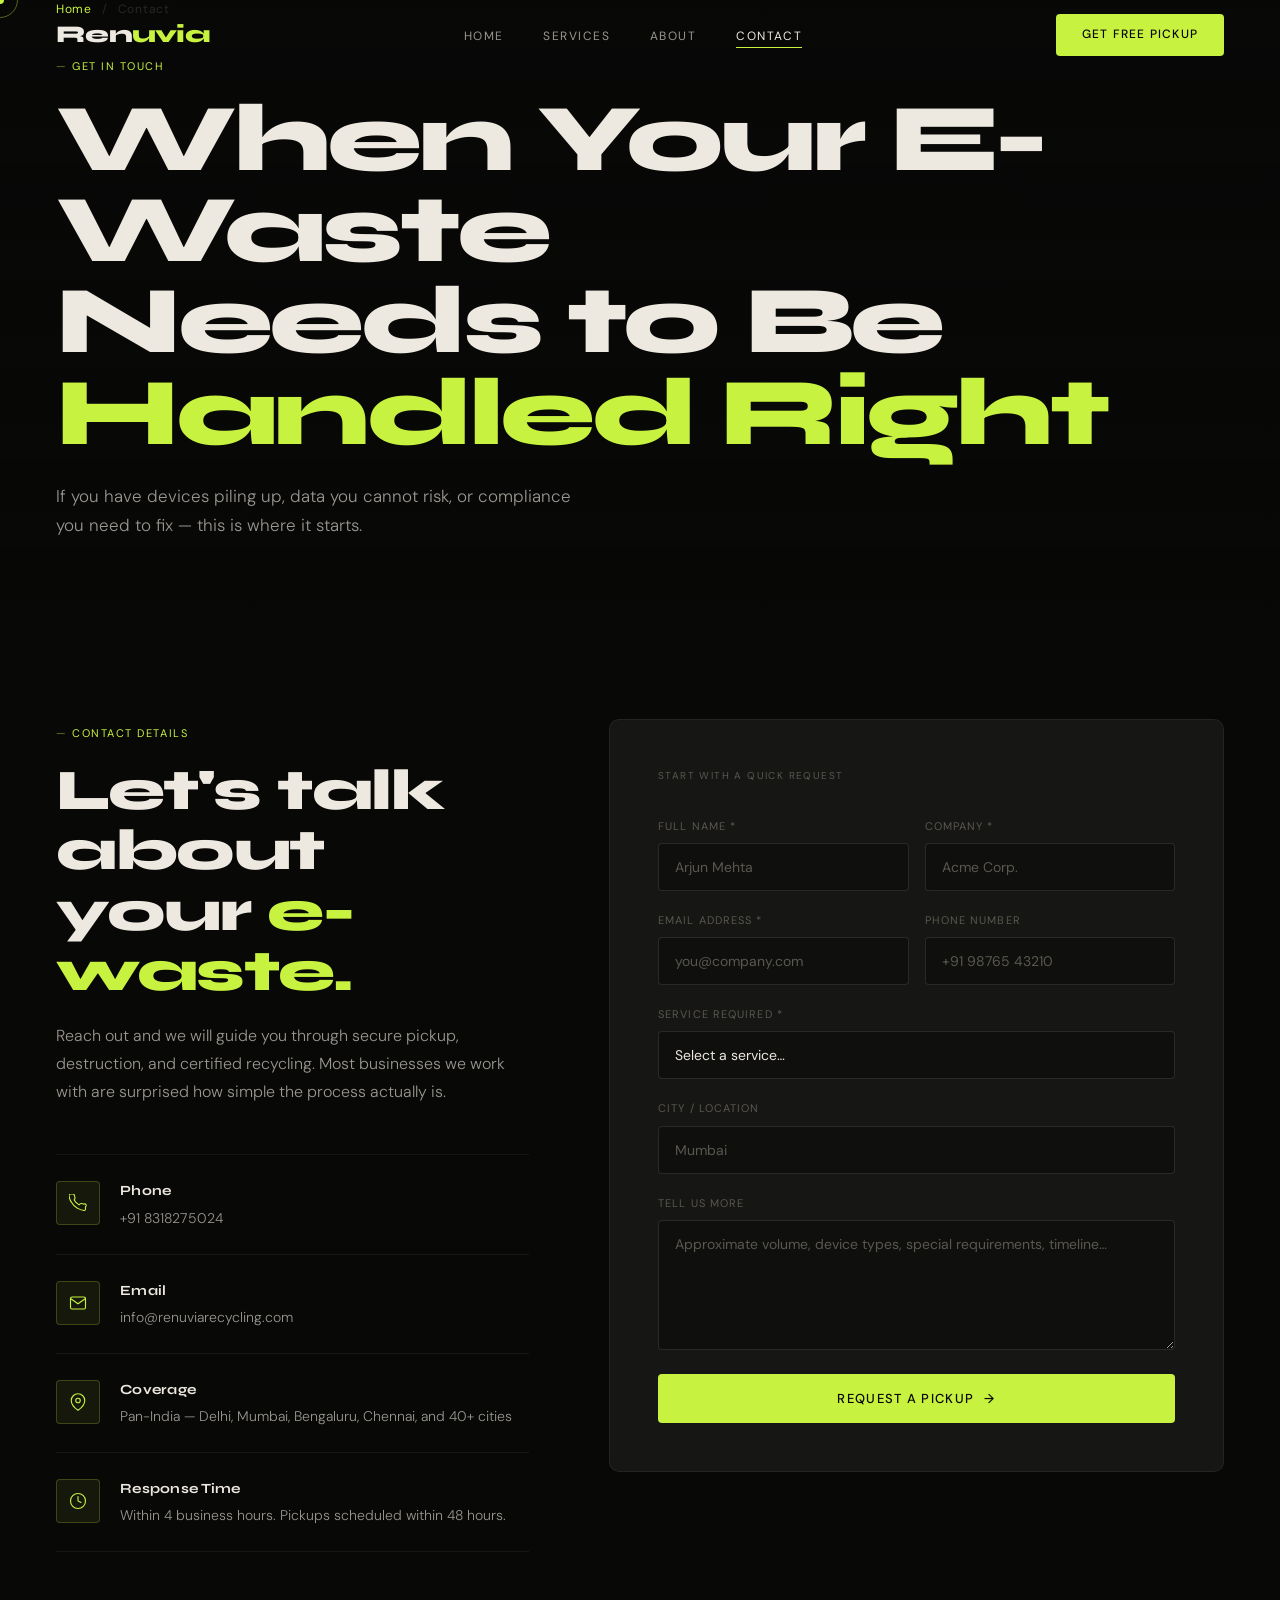
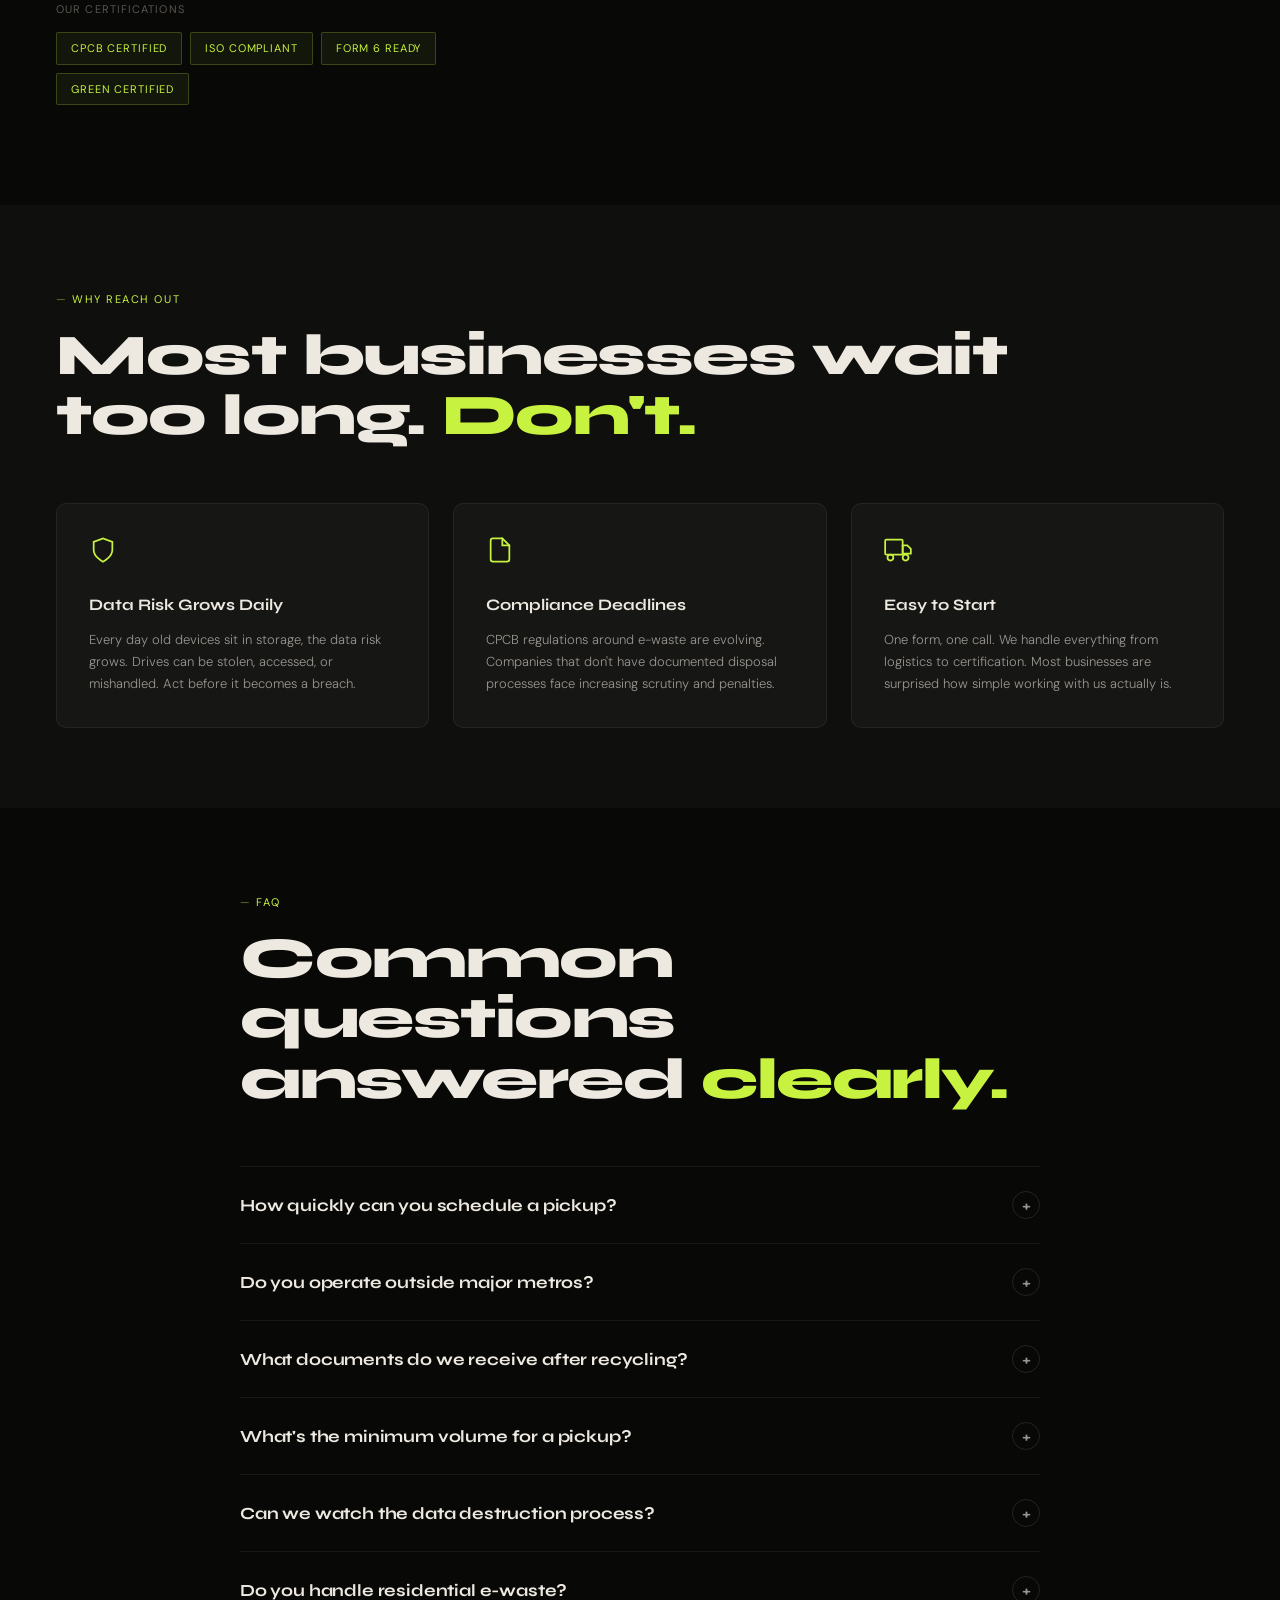
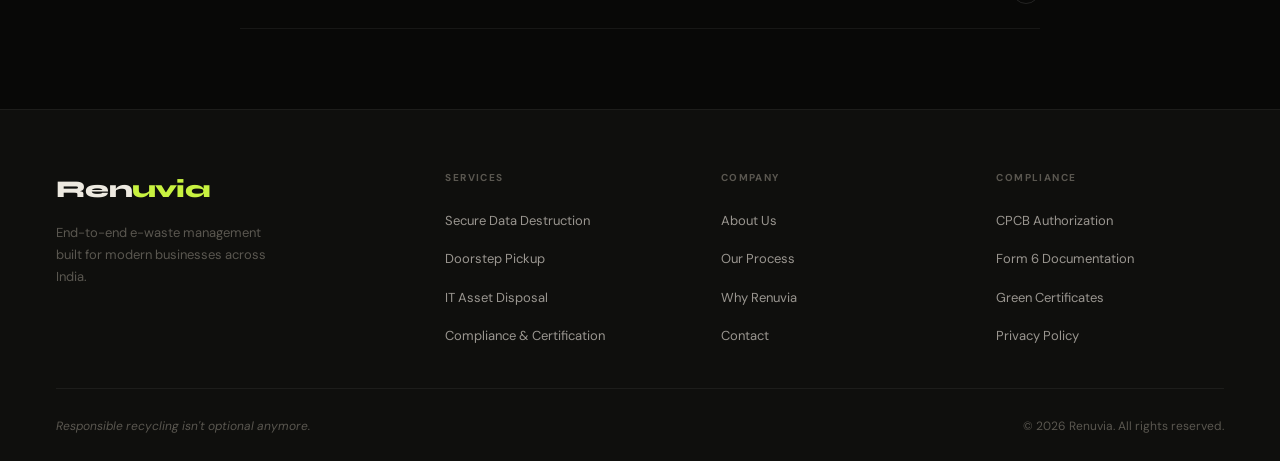
<file: renuvia12/contact.html>
<!DOCTYPE html>
<html lang="en">
<head>
<meta charset="UTF-8">
<meta name="viewport" content="width=device-width, initial-scale=1.0, viewport-fit=cover">
<title>Contact — Renuvia</title>
<link rel="stylesheet" href="style.css">
<style>
/* ═══ CONTACT PAGE ═══ */

/* ── PAGE HERO ── */
#contact-hero {
  position: relative; min-height: 60vh;
  display: flex; align-items: flex-end;
  padding: 0 56px 80px; overflow: hidden;
}
.ct-hero-video { position: absolute; inset: 0; }
.ct-hero-video video {
  width:100%; height:100%; object-fit:cover;
  filter: brightness(.25) saturate(.4);
}
.ct-hero-overlay {
  position: absolute; inset: 0;
  background: linear-gradient(0deg, rgba(8,8,7,.98) 0%, rgba(8,8,7,.5) 55%, rgba(8,8,7,.2) 100%);
}
.ct-hero-content { position: relative; z-index: 2; max-width: 1200px; margin: 0 auto; width: 100%; }
.breadcrumb { display: flex; align-items: center; gap: 10px; font-size: 12px; color: var(--text3); margin-bottom: 32px; letter-spacing: .06em; }
.breadcrumb a { color: var(--accent); text-decoration: none; }
.breadcrumb span { opacity: .4; }

/* ── MAIN CONTACT SECTION ── */
#contact-main { background: var(--bg); padding: 100px 56px; }
.contact-wrap { max-width: 1200px; margin: 0 auto; display: grid; grid-template-columns: 1fr 1.3fr; gap: 80px; align-items: start; }

/* LEFT INFO */
.ct-info {}
.ct-info h2 { margin-bottom: 20px; }
.ct-info > p { font-size: 16px; color: var(--text2); font-weight: 300; line-height: 1.75; margin-bottom: 48px; }
.ct-details { display: flex; flex-direction: column; gap: 0; margin-bottom: 48px; }
.ct-detail {
  display: flex; align-items: flex-start; gap: 20px;
  padding: 24px 0; border-bottom: 1px solid var(--border);
  transition: padding var(--trans);
}
.ct-detail:first-child { border-top: 1px solid var(--border); }
.ct-detail:hover { padding-left: 8px; }
.ct-icon {
  width: 44px; height: 44px; flex-shrink: 0;
  background: rgba(200,242,64,.07); border: 1px solid var(--border3);
  border-radius: var(--r); display: flex; align-items: center; justify-content: center;
  margin-top: 2px;
}
.ct-icon svg { width: 18px; height: 18px; stroke: var(--accent); fill: none; stroke-width: 1.5; stroke-linecap: round; }
.ct-detail-body h4 { font-family: var(--ff-h); font-size: 14px; font-weight: 700; color: var(--text); margin-bottom: 4px; letter-spacing: .02em; }
.ct-detail-body p { font-size: 14px; color: var(--text2); font-weight: 300; }
.ct-certifications { display: flex; flex-wrap: wrap; gap: 8px; }
.ct-cert {
  font-size: 11px; letter-spacing: .08em; text-transform: uppercase;
  color: var(--accent); background: rgba(200,242,64,.06);
  border: 1px solid var(--border3); padding: 6px 14px; border-radius: 2px;
}

/* RIGHT FORM */
.ct-form-wrap {
  background: var(--bg3); border: 1px solid var(--border);
  border-radius: var(--r-lg); padding: 48px;
  position: sticky; top: 100px;
}
.ct-form-title {
  font-size: 10px; letter-spacing: .14em; text-transform: uppercase;
  color: var(--text3); margin-bottom: 32px; display: block;
}
.ct-form { display: flex; flex-direction: column; gap: 20px; }
.f-row { display: grid; grid-template-columns: 1fr 1fr; gap: 16px; }
.f-group { display: flex; flex-direction: column; gap: 8px; }
.f-group label { font-size: 11px; letter-spacing: .1em; text-transform: uppercase; color: var(--text3); }
.f-group input,
.f-group select,
.f-group textarea {
  background: var(--bg2); border: 1px solid var(--border2);
  color: var(--text); font-family: var(--ff-b); font-size: 14px;
  padding: 14px 16px; border-radius: var(--r); outline: none;
  transition: border-color var(--trans), background var(--trans);
  appearance: none; -webkit-appearance: none;
}
.f-group input:focus,
.f-group select:focus,
.f-group textarea:focus { border-color: var(--accent); background: var(--bg); }
.f-group input::placeholder,
.f-group textarea::placeholder { color: var(--text3); }
.f-group textarea { resize: vertical; min-height: 130px; }
.f-group select option { background: var(--bg3); color: var(--text); }
.ct-submit {
  width: 100%; font-family: var(--ff-b); font-size: 13px; font-weight: 500;
  letter-spacing: .1em; text-transform: uppercase;
  background: var(--accent); color: #080807;
  padding: 16px; border: none; cursor: pointer;
  border-radius: var(--r); margin-top: 4px;
  transition: background var(--trans), transform .15s;
  display: flex; align-items: center; justify-content: center; gap: 10px;
}
.ct-submit:hover { background: var(--accent2); transform: translateY(-2px); }
.form-success {
  display: none; text-align: center; padding: 48px 24px;
}
.form-success .check {
  width: 64px; height: 64px; border-radius: 50%;
  background: rgba(200,242,64,.12); border: 1px solid var(--border3);
  display: flex; align-items: center; justify-content: center;
  margin: 0 auto 24px; font-size: 24px; color: var(--accent);
}
.form-success h3 { font-family: var(--ff-h); font-size: 22px; font-weight: 700; color: var(--text); margin-bottom: 12px; }
.form-success p { font-size: 14px; color: var(--text2); font-weight: 300; }

/* ── WHY CONTACT US ── */
#contact-why { background: var(--bg2); padding: 80px 56px; }
.cw-inner { max-width: 1200px; margin: 0 auto; }
.cw-grid { display: grid; grid-template-columns: repeat(3,1fr); gap: 24px; margin-top: 56px; }
.cw-card {
  padding: 32px; background: var(--bg3); border: 1px solid var(--border);
  border-radius: var(--r-lg);
  position: relative; overflow: hidden;
}
.cw-card::after {
  content: ''; position: absolute; bottom: 0; left: 0;
  width: 0; height: 2px; background: var(--accent);
  transition: width .4s cubic-bezier(.4,0,.2,1);
}
.cw-card:hover::after { width: 100%; }
.cw-card h4 { font-family: var(--ff-h); font-size: 16px; font-weight: 700; color: var(--text); margin-bottom: 10px; }
.cw-card p { font-size: 13px; color: var(--text2); font-weight: 300; line-height: 1.7; }
.cw-card-icon { margin-bottom: 20px; }
.cw-card-icon svg { width: 28px; height: 28px; stroke: var(--accent); fill: none; stroke-width: 1.5; stroke-linecap: round; }

/* ── FAQ ── */
#faq { background: var(--bg); padding: 80px 56px; }
.faq-inner { max-width: 800px; margin: 0 auto; }
.faq-list { margin-top: 56px; display: flex; flex-direction: column; gap: 0; }
.faq-item {
  border-bottom: 1px solid var(--border);
  overflow: hidden;
}
.faq-item:first-child { border-top: 1px solid var(--border); }
.faq-q {
  width: 100%; background: none; border: none; text-align: left; cursor: pointer;
  display: flex; justify-content: space-between; align-items: center;
  padding: 24px 0; gap: 16px;
  font-family: var(--ff-h); font-size: 17px; font-weight: 700;
  color: var(--text); letter-spacing: -.01em;
  transition: color var(--trans);
}
.faq-q:hover { color: var(--accent); }
.faq-q .faq-icon {
  width: 28px; height: 28px; flex-shrink: 0;
  border: 1px solid var(--border2); border-radius: 50%;
  display: flex; align-items: center; justify-content: center;
  font-size: 16px; color: var(--text2);
  transition: transform var(--trans), border-color var(--trans), color var(--trans);
}
.faq-item.open .faq-icon { transform: rotate(45deg); border-color: var(--accent); color: var(--accent); }
.faq-a {
  max-height: 0; overflow: hidden;
  transition: max-height .45s cubic-bezier(.4,0,.2,1), padding .3s;
  font-size: 14px; color: var(--text2); font-weight: 300; line-height: 1.75;
}
.faq-item.open .faq-a { max-height: 200px; padding-bottom: 24px; }

/* ── RESPONSIVE ── */
@media (max-width:1024px) {
  #contact-hero { padding: 0 32px 64px; }
  .contact-wrap { grid-template-columns: 1fr; gap: 48px; }
  .ct-form-wrap { position: static; }
  .cw-grid { grid-template-columns: repeat(2,1fr); }
  #contact-main, #contact-why, #faq { padding: 80px 32px; }
}
@media (max-width:768px) {
  #contact-hero { padding: 0 20px 56px; min-height:50vh; }
  #contact-main, #contact-why, #faq { padding: 64px 20px; }
  .ct-form-wrap { padding: 28px; }
  .f-row { grid-template-columns: 1fr; }
  .cw-grid { grid-template-columns: 1fr; }
}

/* ═══ RESPONSIVE — CONTACT (mobile patch) ═══ */
@media (max-width:768px) {
  #contact-hero { padding: 0 20px 48px; min-height:50vh; }
  #contact-hero .page-title { font-size: clamp(36px,9vw,52px); line-height:.93; }
  #contact-main { padding: 56px 20px; }
  .contact-wrap { grid-template-columns: 1fr; gap: 40px; }
  .ct-form-wrap { position: static; padding: 24px 20px; }
  .ct-form-title { margin-bottom: 24px; }
  .f-row { grid-template-columns: 1fr; gap: 14px; }
  .ct-detail { padding: 18px 0; }
  .ct-detail-body h4 { font-size: 13px; }
  .ct-detail-body p { font-size: 13px; }
  #contact-why { padding: 56px 20px; }
  .cw-grid { grid-template-columns: 1fr; gap: 16px; }
  .cw-card { padding: 24px 20px; }
  #faq { padding: 56px 20px; }
  .faq-q { font-size: 15px; padding: 20px 0; }
  .faq-a { font-size: 13px; }
}
@media (max-width:480px) {
  #contact-hero .page-title { font-size: 30px; }
  .ct-form-wrap { padding: 20px 16px; }
  .ct-certifications { gap: 6px; }
  .ct-cert { font-size: 10px; padding: 5px 10px; }
}
</style>
</head>
<body>

<div id="page-transition"></div>
<div class="cursor-dot"></div>
<div class="cursor-ring"></div>

<nav id="navbar">
  <a href="index.html" class="nav-logo" data-page>Ren<span>uvia</span></a>
  <ul class="nav-links">
    <li><a href="index.html" data-page>Home</a></li>
    <li><a href="services.html" data-page>Services</a></li>
    <li><a href="about.html" data-page>About</a></li>
    <li><a href="contact.html" data-page>Contact</a></li>
  </ul>
  <a href="contact.html" class="nav-cta" data-page>Get Free Pickup</a>
  <button class="hamburger" id="ham" aria-label="Menu"><span></span><span></span><span></span></button>
</nav>
<div class="mobile-menu" id="mob-menu">
  <button class="mob-close-btn" id="mobCloseBtn" aria-label="Close menu">
    <svg width="24" height="24" viewBox="0 0 24 24" fill="none" stroke="currentColor" stroke-width="1.5" stroke-linecap="round"><line x1="18" y1="6" x2="6" y2="18"/><line x1="6" y1="6" x2="18" y2="18"/></svg>
  </button>
  <a href="index.html" data-page>Home</a>
  <a href="services.html" data-page>Services</a>
  <a href="about.html" data-page>About</a>
  <a href="contact.html" data-page>Contact</a>
  <a href="contact.html" data-page style="color:var(--accent);margin-top:20px;font-size:24px;">Get Free Pickup →</a>
</div>

<!-- PAGE HERO -->
<section id="contact-hero">
  <div class="ct-hero-video">
    <iframe src="https://www.youtube.com/embed/YlhVHIVmF30?autoplay=1&mute=1&loop=1&playlist=YlhVHIVmF30&controls=0&showinfo=0&rel=0&modestbranding=1&playsinline=1" title="Background video" frameborder="0" allow="autoplay; fullscreen" allowfullscreen></iframe>
  </div>
  <div class="ct-hero-overlay"></div>
  <div class="ct-hero-content">
    <div class="breadcrumb" data-reveal="up">
      <a href="index.html" data-page>Home</a>
      <span>/</span>
      <span>Contact</span>
    </div>
    <span class="label" data-reveal="up">Get In Touch</span>
    <h1 class="page-title" data-reveal="up" data-delay="1">
      When Your E-Waste<br>Needs to Be<br><em>Handled Right</em>
    </h1>
    <p class="sub" data-reveal="up" data-delay="2" style="margin-top:24px;">If you have devices piling up, data you cannot risk, or compliance you need to fix — this is where it starts.</p>
  </div>
</section>

<!-- MAIN CONTACT -->
<section id="contact-main">
  <div class="contact-wrap">

    <!-- LEFT INFO -->
    <div class="ct-info" data-reveal="left">
      <span class="label">Contact Details</span>
      <h2 class="sec-title" style="margin-bottom:20px;">Let's talk about<br>your <em>e-waste.</em></h2>
      <p>Reach out and we will guide you through secure pickup, destruction, and certified recycling. Most businesses we work with are surprised how simple the process actually is.</p>

      <div class="ct-details">
        <div class="ct-detail">
          <div class="ct-icon">
            <svg viewBox="0 0 24 24"><path d="M22 16.92v3a2 2 0 01-2.18 2 19.79 19.79 0 01-8.63-3.07A19.5 19.5 0 013.07 10.8a19.79 19.79 0 01-3.07-8.67A2 2 0 012.18 0h3a2 2 0 012 1.72c.127.96.361 1.903.7 2.81a2 2 0 01-.45 2.11L6.91 7.91a16 16 0 006.59 6.59l1.27-1.27a2 2 0 012.11-.45c.907.339 1.85.573 2.81.7A2 2 0 0122 16.92z"/></svg>
          </div>
          <div class="ct-detail-body">
            <h4>Phone</h4>
            <p>+91 8318275024</p>
          </div>
        </div>
        <div class="ct-detail">
          <div class="ct-icon">
            <svg viewBox="0 0 24 24"><path d="M4 4h16c1.1 0 2 .9 2 2v12c0 1.1-.9 2-2 2H4c-1.1 0-2-.9-2-2V6c0-1.1.9-2 2-2z"/><polyline points="22,6 12,13 2,6"/></svg>
          </div>
          <div class="ct-detail-body">
            <h4>Email</h4>
            <p>info@renuviarecycling.com</p>
          </div>
        </div>
        <div class="ct-detail">
          <div class="ct-icon">
            <svg viewBox="0 0 24 24"><path d="M21 10c0 7-9 13-9 13s-9-6-9-13a9 9 0 0118 0z"/><circle cx="12" cy="10" r="3"/></svg>
          </div>
          <div class="ct-detail-body">
            <h4>Coverage</h4>
            <p>Pan-India — Delhi, Mumbai, Bengaluru, Chennai, and 40+ cities</p>
          </div>
        </div>
        <div class="ct-detail">
          <div class="ct-icon">
            <svg viewBox="0 0 24 24"><circle cx="12" cy="12" r="10"/><polyline points="12,6 12,12 16,14"/></svg>
          </div>
          <div class="ct-detail-body">
            <h4>Response Time</h4>
            <p>Within 4 business hours. Pickups scheduled within 48 hours.</p>
          </div>
        </div>
      </div>

      <div>
        <p style="font-size:11px;letter-spacing:.1em;text-transform:uppercase;color:var(--text3);margin-bottom:14px;">Our Certifications</p>
        <div class="ct-certifications">
          <span class="ct-cert">CPCB Certified</span>
          <span class="ct-cert">ISO Compliant</span>
          <span class="ct-cert">Form 6 Ready</span>
          <span class="ct-cert">Green Certified</span>
        </div>
      </div>
    </div>

    <!-- RIGHT FORM -->
    <div data-reveal="right">
      <div class="ct-form-wrap">
        <span class="ct-form-title">Start with a quick request</span>
        <div id="ct-form-inner">
          <form class="ct-form" id="ctForm" novalidate>
            <div class="f-row">
              <div class="f-group">
                <label for="fn">Full Name *</label>
                <input type="text" id="fn" placeholder="Arjun Mehta" required>
              </div>
              <div class="f-group">
                <label for="co">Company *</label>
                <input type="text" id="co" placeholder="Acme Corp." required>
              </div>
            </div>
            <div class="f-row">
              <div class="f-group">
                <label for="em">Email Address *</label>
                <input type="email" id="em" placeholder="you@company.com" required>
              </div>
              <div class="f-group">
                <label for="ph">Phone Number</label>
                <input type="tel" id="ph" placeholder="+91 98765 43210">
              </div>
            </div>
            <div class="f-group">
              <label for="svc">Service Required *</label>
              <select id="svc" required>
                <option value="" disabled selected>Select a service…</option>
                <option>Secure Data Destruction</option>
                <option>Doorstep Pickup</option>
                <option>IT Asset Disposal</option>
                <option>Compliance & Certification</option>
                <option>E-Waste Recycling</option>
                <option>Multiple Services / Full Package</option>
                <option>Not Sure — Need Guidance</option>
              </select>
            </div>
            <div class="f-group">
              <label for="city">City / Location</label>
              <input type="text" id="city" placeholder="Mumbai">
            </div>
            <div class="f-group">
              <label for="msg">Tell Us More</label>
              <textarea id="msg" placeholder="Approximate volume, device types, special requirements, timeline…"></textarea>
            </div>
            <button type="submit" class="ct-submit">
              Request a Pickup <span class="arrow">→</span>
            </button>
          </form>
        </div>
        <div class="form-success" id="formSuccess">
          <div class="check">✓</div>
          <h3>Request Received</h3>
          <p>We'll get back to you within 4 business hours to confirm your pickup schedule.</p>
        </div>
      </div>
    </div>

  </div>
</section>

<!-- WHY CONTACT US -->
<section id="contact-why">
  <div class="cw-inner">
    <div data-reveal="up">
      <span class="label">Why Reach Out</span>
      <h2 class="sec-title">Most businesses wait<br>too long. <em>Don't.</em></h2>
    </div>
    <div class="cw-grid">
      <div class="cw-card" data-reveal="up">
        <div class="cw-card-icon">
          <svg viewBox="0 0 24 24"><path d="M12 22s8-4 8-10V5l-8-3-8 3v7c0 6 8 10 8 10z"/></svg>
        </div>
        <h4>Data Risk Grows Daily</h4>
        <p>Every day old devices sit in storage, the data risk grows. Drives can be stolen, accessed, or mishandled. Act before it becomes a breach.</p>
      </div>
      <div class="cw-card" data-reveal="up" data-delay="1">
        <div class="cw-card-icon">
          <svg viewBox="0 0 24 24"><path d="M14 2H6a2 2 0 0 0-2 2v16a2 2 0 0 0 2 2h12a2 2 0 0 0 2-2V8z"/><polyline points="14,2 14,8 20,8"/></svg>
        </div>
        <h4>Compliance Deadlines</h4>
        <p>CPCB regulations around e-waste are evolving. Companies that don't have documented disposal processes face increasing scrutiny and penalties.</p>
      </div>
      <div class="cw-card" data-reveal="up" data-delay="2">
        <div class="cw-card-icon">
          <svg viewBox="0 0 24 24"><rect x="1" y="3" width="15" height="13" rx="1"/><path d="M16 8h4l3 3v4h-7V8z"/><circle cx="5.5" cy="18.5" r="2.5"/><circle cx="18.5" cy="18.5" r="2.5"/></svg>
        </div>
        <h4>Easy to Start</h4>
        <p>One form, one call. We handle everything from logistics to certification. Most businesses are surprised how simple working with us actually is.</p>
      </div>
    </div>
  </div>
</section>

<!-- FAQ -->
<section id="faq">
  <div class="faq-inner">
    <div data-reveal="up">
      <span class="label">FAQ</span>
      <h2 class="sec-title">Common questions<br>answered <em>clearly.</em></h2>
    </div>
    <div class="faq-list">
      <div class="faq-item">
        <button class="faq-q">How quickly can you schedule a pickup? <span class="faq-icon">+</span></button>
        <div class="faq-a">Most pickups are scheduled within 48 business hours of your request confirmation. For urgent requirements, we can often accommodate within 24 hours depending on your location.</div>
      </div>
      <div class="faq-item">
        <button class="faq-q">Do you operate outside major metros? <span class="faq-icon">+</span></button>
        <div class="faq-a">Yes. Our pickup network covers 40+ cities across India including tier-2 locations. Mention your city in the form and we'll confirm coverage details.</div>
      </div>
      <div class="faq-item">
        <button class="faq-q">What documents do we receive after recycling? <span class="faq-icon">+</span></button>
        <div class="faq-a">You receive a complete documentation package: data destruction certificate, Form 6 filing, recycling certificates, and a full asset-level manifest. All documents are audit-ready.</div>
      </div>
      <div class="faq-item">
        <button class="faq-q">What's the minimum volume for a pickup? <span class="faq-icon">+</span></button>
        <div class="faq-a">We work with businesses from small office cleanouts to large enterprise fleet disposals. Contact us with your volume and we'll advise the most efficient approach.</div>
      </div>
      <div class="faq-item">
        <button class="faq-q">Can we watch the data destruction process? <span class="faq-icon">+</span></button>
        <div class="faq-a">Yes. We offer witnessed destruction for sensitive devices where your team or compliance officers are present during the process. We also provide video-documented destruction on request.</div>
      </div>
      <div class="faq-item">
        <button class="faq-q">Do you handle residential e-waste? <span class="faq-icon">+</span></button>
        <div class="faq-a">Renuvia is built for business volumes. Our processes, documentation, and pricing are designed for corporate clients. For individual residential devices, we recommend checking your local municipal e-waste program.</div>
      </div>
    </div>
  </div>
</section>

<!-- FOOTER -->
<footer>
  <div class="footer-grid">
    <div class="f-brand">
      <a href="index.html" class="nav-logo" data-page>Ren<span>uvia</span></a>
      <p>End-to-end e-waste management built for modern businesses across India.</p>
    </div>
    <div class="f-col">
      <h5>Services</h5>
      <ul>
        <li><a href="services.html#data" data-page>Secure Data Destruction</a></li>
        <li><a href="services.html#pickup" data-page>Doorstep Pickup</a></li>
        <li><a href="services.html#itad" data-page>IT Asset Disposal</a></li>
        <li><a href="services.html#compliance" data-page>Compliance & Certification</a></li>
      </ul>
    </div>
    <div class="f-col">
      <h5>Company</h5>
      <ul>
        <li><a href="about.html" data-page>About Us</a></li>
        <li><a href="about.html#abt-process" data-page>Our Process</a></li>
        <li><a href="about.html#why" data-page>Why Renuvia</a></li>
        <li><a href="contact.html" data-page>Contact</a></li>
      </ul>
    </div>
    <div class="f-col">
      <h5>Compliance</h5>
      <ul>
        <li><a href="#">CPCB Authorization</a></li>
        <li><a href="#">Form 6 Documentation</a></li>
        <li><a href="#">Green Certificates</a></li>
        <li><a href="#">Privacy Policy</a></li>
      </ul>
    </div>
  </div>
  <div class="footer-bottom">
    <p class="footer-tagline">Responsible recycling isn't optional anymore.</p>
    <p class="footer-copy">© 2026 Renuvia. All rights reserved.</p>
  </div>
</footer>

<script src="script.js"></script>
<script>
/* ── FAQ ACCORDION ── */
document.querySelectorAll('.faq-q').forEach(btn => {
  btn.addEventListener('click', () => {
    const item = btn.parentElement;
    const isOpen = item.classList.contains('open');
    document.querySelectorAll('.faq-item.open').forEach(i => i.classList.remove('open'));
    if (!isOpen) item.classList.add('open');
  });
});

/* ── FORM SUBMISSION ── */
document.getElementById('ctForm').addEventListener('submit', e => {
  e.preventDefault();
  const form = e.target;
  const fn   = document.getElementById('fn').value.trim();
  const em   = document.getElementById('em').value.trim();
  const svc  = document.getElementById('svc').value;
  if (!fn || !em || !svc) {
    // shake
    form.style.animation = 'shake .3s ease';
    setTimeout(() => form.style.animation = '', 350);
    return;
  }
  document.getElementById('ct-form-inner').style.display = 'none';
  document.getElementById('formSuccess').style.display = 'block';
});
</script>
<style>
@keyframes shake {
  0%,100% { transform: translateX(0); }
  25%      { transform: translateX(-8px); }
  75%      { transform: translateX(8px); }
}
</style>
</body>
</html>
</file>
<file: renuvia12/style.css>
/* ═══════════════════════════════════════════════
   RENUVIA — SHARED STYLESHEET
   Industrial Dark / Acid Green Aesthetic
═══════════════════════════════════════════════ */

@import url('https://fonts.googleapis.com/css2?family=Syne:wght@400;500;600;700;800&family=DM+Sans:ital,opsz,wght@0,9..40,300;0,9..40,400;0,9..40,500;1,9..40,300&display=swap');

*, *::before, *::after { box-sizing: border-box; margin: 0; padding: 0; }

:root {
  --bg:       #080807;
  --bg2:      #0f0f0d;
  --bg3:      #161614;
  --bg4:      #1e1e1b;
  --accent:   #c8f240;
  --accent2:  #a4cc28;
  --accent3:  rgba(200,242,64,0.12);
  --text:     #ede9e0;
  --text2:    #9a9690;
  --text3:    #5a5750;
  --border:   rgba(255,255,255,0.06);
  --border2:  rgba(255,255,255,0.11);
  --border3:  rgba(200,242,64,0.22);
  --ff-h:     'Syne', sans-serif;
  --ff-b:     'DM Sans', sans-serif;
  --r:        4px;
  --r-lg:     10px;
  --trans:    .35s cubic-bezier(.4,0,.2,1);
}

html { scroll-behavior: smooth; font-size: 16px; }
body {
  background: var(--bg);
  color: var(--text);
  font-family: var(--ff-b);
  line-height: 1.65;
  overflow-x: hidden;
}

/* ── PAGE TRANSITION OVERLAY ── */
#page-transition {
  position: fixed; inset: 0; z-index: 9999;
  background: var(--bg);
  transform: scaleY(0);
  transform-origin: bottom;
  pointer-events: none;
}
#page-transition.out {
  animation: ptOut .45s cubic-bezier(.86,0,.07,1) forwards;
}
#page-transition.in {
  transform: scaleY(1);
  transform-origin: top;
  animation: ptIn .45s cubic-bezier(.86,0,.07,1) forwards;
}
@keyframes ptOut {
  from { transform: scaleY(0); transform-origin: bottom; }
  to   { transform: scaleY(1); transform-origin: bottom; }
}
@keyframes ptIn {
  from { transform: scaleY(1); transform-origin: top; }
  to   { transform: scaleY(0); transform-origin: top; }
}

/* ── NAVIGATION ── */
nav {
  position: fixed; top: 0; left: 0; right: 0; z-index: 500;
  display: flex; align-items: center; justify-content: space-between;
  padding: 22px 56px;
  background: transparent;
  transition: background var(--trans), padding var(--trans), border-color var(--trans);
  border-bottom: 1px solid transparent;
}
nav.scrolled {
  background: rgba(8,8,7,.92);
  backdrop-filter: blur(20px);
  padding: 14px 56px;
  border-bottom-color: var(--border);
}
.nav-logo {
  font-family: var(--ff-h); font-size: 24px; font-weight: 800;
  letter-spacing: -.03em; color: var(--text); text-decoration: none;
}
.nav-logo span { color: var(--accent); }
.nav-links { display: flex; gap: 40px; list-style: none; }
.nav-links a {
  font-size: 12px; font-weight: 400; letter-spacing: .12em;
  text-transform: uppercase; color: var(--text2);
  text-decoration: none; position: relative;
  transition: color var(--trans);
}
.nav-links a::after {
  content: ''; position: absolute; bottom: -4px; left: 0;
  width: 0; height: 1px; background: var(--accent);
  transition: width var(--trans);
}
.nav-links a:hover,
.nav-links a.active { color: var(--text); }
.nav-links a:hover::after,
.nav-links a.active::after { width: 100%; }
.nav-cta {
  font-family: var(--ff-b); font-size: 12px; font-weight: 500;
  letter-spacing: .1em; text-transform: uppercase;
  background: var(--accent); color: #080807;
  padding: 11px 26px; border: none; cursor: pointer;
  border-radius: var(--r); text-decoration: none;
  transition: background var(--trans), transform .15s;
  display: inline-block;
}
.nav-cta:hover { background: var(--accent2); transform: translateY(-2px); }
.hamburger {
  display: none; flex-direction: column; gap: 5px;
  cursor: pointer; padding: 4px; background: none; border: none;
}
.hamburger span {
  display: block; width: 26px; height: 1.5px;
  background: var(--text); transition: var(--trans);
}
.hamburger.open span:nth-child(1) { transform: translateY(6.5px) rotate(45deg); }
.hamburger.open span:nth-child(2) { opacity: 0; }
.hamburger.open span:nth-child(3) { transform: translateY(-6.5px) rotate(-45deg); }

/* MOBILE MENU */
.mobile-menu {
  position: fixed; inset: 0; z-index: 490;
  background: var(--bg2);
  display: flex; flex-direction: column;
  justify-content: center; align-items: flex-start;
  padding: 0 48px;
  clip-path: inset(0 0 100% 0);
  transition: clip-path .6s cubic-bezier(.86,0,.07,1);
}
.mobile-menu.open { clip-path: inset(0 0 0% 0); }
.mobile-menu a {
  font-family: var(--ff-h); font-size: clamp(36px,8vw,64px);
  font-weight: 800; color: var(--text); text-decoration: none;
  letter-spacing: -.03em; line-height: 1.1;
  opacity: 0; transform: translateX(-30px);
  transition: color var(--trans), opacity .4s, transform .4s;
}
.mobile-menu.open a {
  opacity: 1; transform: none;
}
.mobile-menu.open a:nth-child(1) { transition-delay: .15s; }
.mobile-menu.open a:nth-child(2) { transition-delay: .22s; }
.mobile-menu.open a:nth-child(3) { transition-delay: .29s; }
.mobile-menu.open a:nth-child(4) { transition-delay: .36s; }
.mobile-menu.open a:nth-child(5) { transition-delay: .43s; }
.mobile-menu a:hover { color: var(--accent); }

/* ── SECTIONS ── */
section { padding: 110px 56px; }
.container { max-width: 1200px; margin: 0 auto; }

/* ── TYPOGRAPHY HELPERS ── */
.label {
  display: inline-block; font-size: 11px; letter-spacing: .14em;
  text-transform: uppercase; color: var(--accent); margin-bottom: 18px;
}
.label::before {
  content: '— '; opacity: .5;
}
h1.page-title {
  font-family: var(--ff-h);
  font-size: clamp(52px, 7.5vw, 108px);
  font-weight: 800; letter-spacing: -.035em;
  line-height: .95; color: var(--text);
}
h1.page-title em { font-style: normal; color: var(--accent); }
h2.sec-title {
  font-family: var(--ff-h);
  font-size: clamp(34px, 4.5vw, 58px);
  font-weight: 800; letter-spacing: -.025em;
  line-height: 1.05; color: var(--text);
}
h2.sec-title em { font-style: normal; color: var(--accent); }
h3.card-title {
  font-family: var(--ff-h); font-size: 20px; font-weight: 700;
  letter-spacing: -.01em; color: var(--text);
}
.sub {
  font-size: 17px; color: var(--text2); font-weight: 300;
  line-height: 1.7; max-width: 540px;
}

/* ── BUTTONS ── */
.btn-p {
  display: inline-flex; align-items: center; gap: 10px;
  font-family: var(--ff-b); font-size: 13px; font-weight: 500;
  letter-spacing: .08em; text-transform: uppercase;
  background: var(--accent); color: #080807;
  padding: 14px 32px; border-radius: var(--r);
  text-decoration: none; border: none; cursor: pointer;
  transition: background var(--trans), transform .15s, gap .2s;
}
.btn-p:hover { background: var(--accent2); transform: translateY(-2px); gap: 14px; }
.btn-s {
  display: inline-flex; align-items: center; gap: 10px;
  font-family: var(--ff-b); font-size: 13px; font-weight: 500;
  letter-spacing: .08em; text-transform: uppercase;
  background: transparent; color: var(--text);
  padding: 14px 32px; border-radius: var(--r);
  border: 1px solid var(--border2); text-decoration: none; cursor: pointer;
  transition: border-color var(--trans), transform .15s, gap .2s;
}
.btn-s:hover { border-color: rgba(255,255,255,.35); transform: translateY(-2px); gap: 14px; }
.arrow { display: inline-block; transition: transform .2s; }
.btn-p:hover .arrow,
.btn-s:hover .arrow { transform: translateX(4px); }

/* ── SCROLL ANIMATIONS ── */
[data-reveal] {
  opacity: 0;
  transition: opacity .8s cubic-bezier(.4,0,.2,1), transform .8s cubic-bezier(.4,0,.2,1);
}
[data-reveal="up"]    { transform: translateY(40px); }
[data-reveal="left"]  { transform: translateX(-40px); }
[data-reveal="right"] { transform: translateX(40px); }
[data-reveal="scale"] { transform: scale(.94); }
[data-reveal].revealed { opacity: 1; transform: none; }
[data-delay="1"] { transition-delay: .1s; }
[data-delay="2"] { transition-delay: .2s; }
[data-delay="3"] { transition-delay: .3s; }
[data-delay="4"] { transition-delay: .4s; }
[data-delay="5"] { transition-delay: .5s; }

/* ── FOOTER ── */
footer {
  background: var(--bg2);
  border-top: 1px solid var(--border);
  padding: 60px 56px 36px;
}
.footer-grid {
  max-width: 1200px; margin: 0 auto;
  display: grid; grid-template-columns: 1.5fr 1fr 1fr 1fr;
  gap: 48px; padding-bottom: 40px;
  border-bottom: 1px solid var(--border);
  margin-bottom: 28px;
}
.f-brand p { font-size: 13px; color: var(--text3); line-height: 1.7; max-width: 220px; margin-top: 12px; }
.f-col h5 {
  font-size: 10px; letter-spacing: .14em; text-transform: uppercase;
  color: var(--text3); margin-bottom: 20px;
}
.f-col ul { list-style: none; display: flex; flex-direction: column; gap: 12px; }
.f-col a { font-size: 13px; color: var(--text2); text-decoration: none; transition: color var(--trans); }
.f-col a:hover { color: var(--text); }
.footer-bottom {
  max-width: 1200px; margin: 0 auto;
  display: flex; justify-content: space-between; align-items: center; flex-wrap: wrap; gap: 12px;
}
.footer-bottom p { font-size: 12px; color: var(--text3); }
.footer-tagline { font-style: italic; }

/* ── CURSOR DOT ── */
.cursor-dot {
  position: fixed; top: 0; left: 0; z-index: 9000;
  width: 8px; height: 8px; background: var(--accent);
  border-radius: 50%; pointer-events: none;
  transform: translate(-50%, -50%);
  transition: width .2s, height .2s, opacity .2s;
}
.cursor-ring {
  position: fixed; top: 0; left: 0; z-index: 8999;
  width: 36px; height: 36px;
  border: 1px solid rgba(200,242,64,.4);
  border-radius: 50%; pointer-events: none;
  transform: translate(-50%, -50%);
  transition: width .3s, height .3s, border-color .3s;
}

/* ── RESPONSIVE ── */
@media (max-width: 1024px) {
  nav { padding: 18px 32px; }
  nav.scrolled { padding: 12px 32px; }
  section { padding: 80px 32px; }
  .footer-grid { grid-template-columns: 1fr 1fr; gap: 36px; }
  footer { padding: 48px 32px 28px; }
}
@media (max-width: 768px) {
  nav { padding: 16px 20px; }
  nav.scrolled { padding: 12px 20px; }
  .nav-links, .nav-cta { display: none; }
  .hamburger { display: flex; }
  section { padding: 64px 20px; }
  .footer-grid { grid-template-columns: 1fr 1fr; gap: 28px; padding-bottom: 28px; }
  footer { padding: 36px 20px 24px; }
  .mobile-menu { padding: 0 28px; }
}
@media (max-width: 480px) {
  .footer-grid { grid-template-columns: 1fr; }
}

/* ── YOUTUBE VIDEO BACKGROUND IFRAMES ── */
.hero-video-wrap iframe,
.svc-hero-video iframe,
.abt-hero-video iframe,
.ct-hero-video iframe {
  position: absolute;
  top: 50%; left: 50%;
  width: 100vw; height: 56.25vw; /* 16:9 ratio */
  min-height: 100%; min-width: 177.78vh;
  transform: translate(-50%, -50%);
  border: none; pointer-events: none;
  filter: brightness(.35) saturate(.6);
}
#video-highlight iframe {
  position: absolute;
  top: 50%; left: 50%;
  width: 100vw; height: 56.25vw;
  min-height: 100%; min-width: 177.78vh;
  transform: translate(-50%, -50%);
  border: none; pointer-events: none;
  filter: brightness(.4) saturate(.5);
}

/* ═══════════════════════════════════════════
   GLOBAL MOBILE ENHANCEMENTS
═══════════════════════════════════════════ */

/* ── TOUCH TARGETS ── */
@media (max-width:768px) {
  /* Nav */
  nav { padding: 14px 20px !important; }
  nav.scrolled { padding: 12px 20px !important; }
  .nav-logo { font-size: 20px; }
  .hamburger span { width: 22px; }

  /* Mobile menu improved */
  .mobile-menu { padding: 80px 28px 40px; gap: 0; justify-content: center; }
  .mobile-menu a {
    font-size: clamp(28px,7vw,44px);
    padding: 12px 0; border-bottom: 1px solid var(--border);
    width: 100%; opacity: 0; transform: translateX(-20px);
  }
  .mobile-menu a:last-child { border-bottom: none; }
  .mobile-menu.open a { opacity: 1; transform: none; }

  /* Buttons */
  .btn-p, .btn-s { padding: 13px 24px; font-size: 12px; }
  
  /* Breadcrumb */
  .breadcrumb { font-size: 11px; }

  /* Typography */
  h1.page-title { font-size: clamp(36px,9vw,56px); letter-spacing: -.03em; }
  h2.sec-title { font-size: clamp(28px,6vw,40px); }
  .sub { font-size: 15px; }
  .label { font-size: 10px; }

  /* Footer */
  .footer-grid { grid-template-columns: 1fr 1fr; gap: 28px; }
  footer { padding: 40px 20px 24px; }
  .f-brand { grid-column: span 2; }
  .footer-bottom { flex-direction: column; gap: 6px; }

  /* Section spacing */
  section { padding: 64px 20px; }

  /* Cursor hide on touch */
  .cursor-dot, .cursor-ring { display: none; }

  /* YouTube iframes on mobile */
  .hero-video-wrap iframe,
  .svc-hero-video iframe,
  .abt-hero-video iframe,
  .ct-hero-video iframe,
  #video-highlight iframe {
    width: 177.78vw;
    min-width: 177.78vw;
    height: 100vh;
  }
}

/* ── SMALL MOBILE ── */
@media (max-width:480px) {
  .mobile-menu { padding: 70px 20px 32px; }
  .mobile-menu a { font-size: 28px; }
  h1.page-title { font-size: 32px; }
  h2.sec-title { font-size: 26px; }
  .btn-p, .btn-s { padding: 12px 20px; }
  .footer-grid { grid-template-columns: 1fr; }
  .f-brand { grid-column: span 1; }
}

/* ── SAFE AREA (notch/home-bar devices) ── */
@supports (padding-bottom: env(safe-area-inset-bottom)) {
  footer { padding-bottom: calc(24px + env(safe-area-inset-bottom)); }
  nav { padding-top: max(14px, env(safe-area-inset-top)); }
}

/* ── SMOOTH SCROLL & PERFORMANCE ── */
@media (prefers-reduced-motion: reduce) {
  *, *::before, *::after {
    animation-duration: .01ms !important;
    transition-duration: .01ms !important;
  }
  [data-reveal] { opacity: 1 !important; transform: none !important; }
}

/* ── SLIDER MOBILE SWIPE HINT ── */
@media (max-width:768px) {
  .slider-track-wrap::after {
    content: ''; position: absolute; right: 0; top: 0; bottom: 0;
    width: 40px;
    background: linear-gradient(90deg, transparent, rgba(8,8,7,.5));
    pointer-events: none;
    border-radius: 0 var(--r-lg) var(--r-lg) 0;
  }
}
</file>
